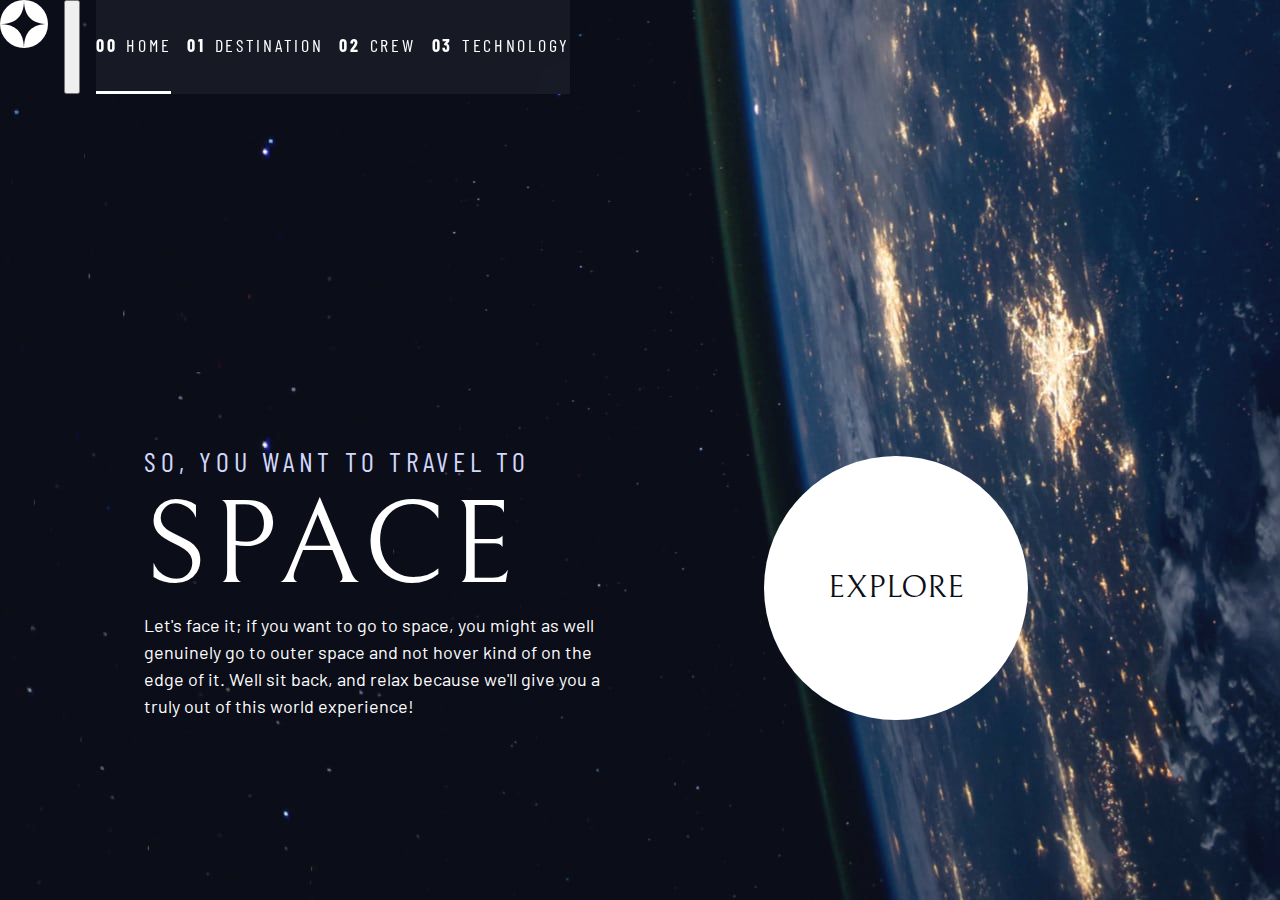
<file: index.html>
<!DOCTYPE html>
<html lang="en">
  <head>
    <meta charset="UTF-8" />
    <meta http-equiv="X-UA-Compatible" content="IE=edge" />
    <meta name="viewport" content="width=device-width, initial-scale=1.0" />

    <link
      rel="icon"
      type="image/png"
      sizes="32x32"
      href="./assets/favicon-32x32.png"
    />

    <!-- Google fonts -->
    <link rel="preconnect" href="https://fonts.googleapis.com" />
    <link rel="preconnect" href="https://fonts.gstatic.com" crossorigin />
    <link
      href="https://fonts.googleapis.com/css2?family=Barlow+Condensed:wght@400;700&family=Bellefair&family=Barlow:wght@400;700&display=swap"
      rel="stylesheet"
    />

    <link rel="stylesheet" href="./style.css" />
    <title>Frontend Mentor | Space tourism website</title>
  </head>
  <body class="home">
    <header class="primary-header flex">
      <div>
        <img
          src="./assets/shared/logo.svg"
          alt="space tourism logo"
          class="logo"
        />
      </div>
      <button class="mobile-nav-toggle" aria-controls="primary-navigation">
        <span class="sr-only" aria-expanded="false">menu</span>
      </button>
      <nav>
        <ul
          id="primary-navigation"
          class="primary-navigation underline-indicators flex"
        >
          <li class="active">
            <a
              class="ff-sans-cond uppercase text-white letter-spacing-2"
              href="index.html"
              ><span>00</span>Home</a
            >
          </li>
          <li>
            <a
              class="ff-sans-cond uppercase text-white letter-spacing-2"
              href="destination.html"
              ><span>01</span>Destination</a
            >
          </li>
          <li>
            <a
              class="ff-sans-cond uppercase text-white letter-spacing-2"
              href="crew.html"
              ><span>02</span>Crew</a
            >
          </li>
          <li>
            <a
              class="ff-sans-cond uppercase text-white letter-spacing-2"
              href="technology.html"
              ><span>03</span>Technology</a
            >
          </li>
        </ul>
      </nav>
    </header>

    <div class="grid-container grid-container--home">
      <div>
        <h1 class="text-accent fs-500 ff-sans-cond uppercase letter-spacing-1">
          So, you want to travel to
          <span class="d-block fs-900 ff-serif text-white">Space</span>
        </h1>
        <p>
          Let's face it; if you want to go to space, you might as well genuinely
          go to outer space and not hover kind of on the edge of it. Well sit
          back, and relax because we'll give you a truly out of this world
          experience!
        </p>
      </div>
      <div>
        <a
          href="#"
          class="large-button uppercase ff-serif fs-600 text-dark bg-white"
          >Explore</a
        >
      </div>
    </div>
  </body>
</html>
</file>
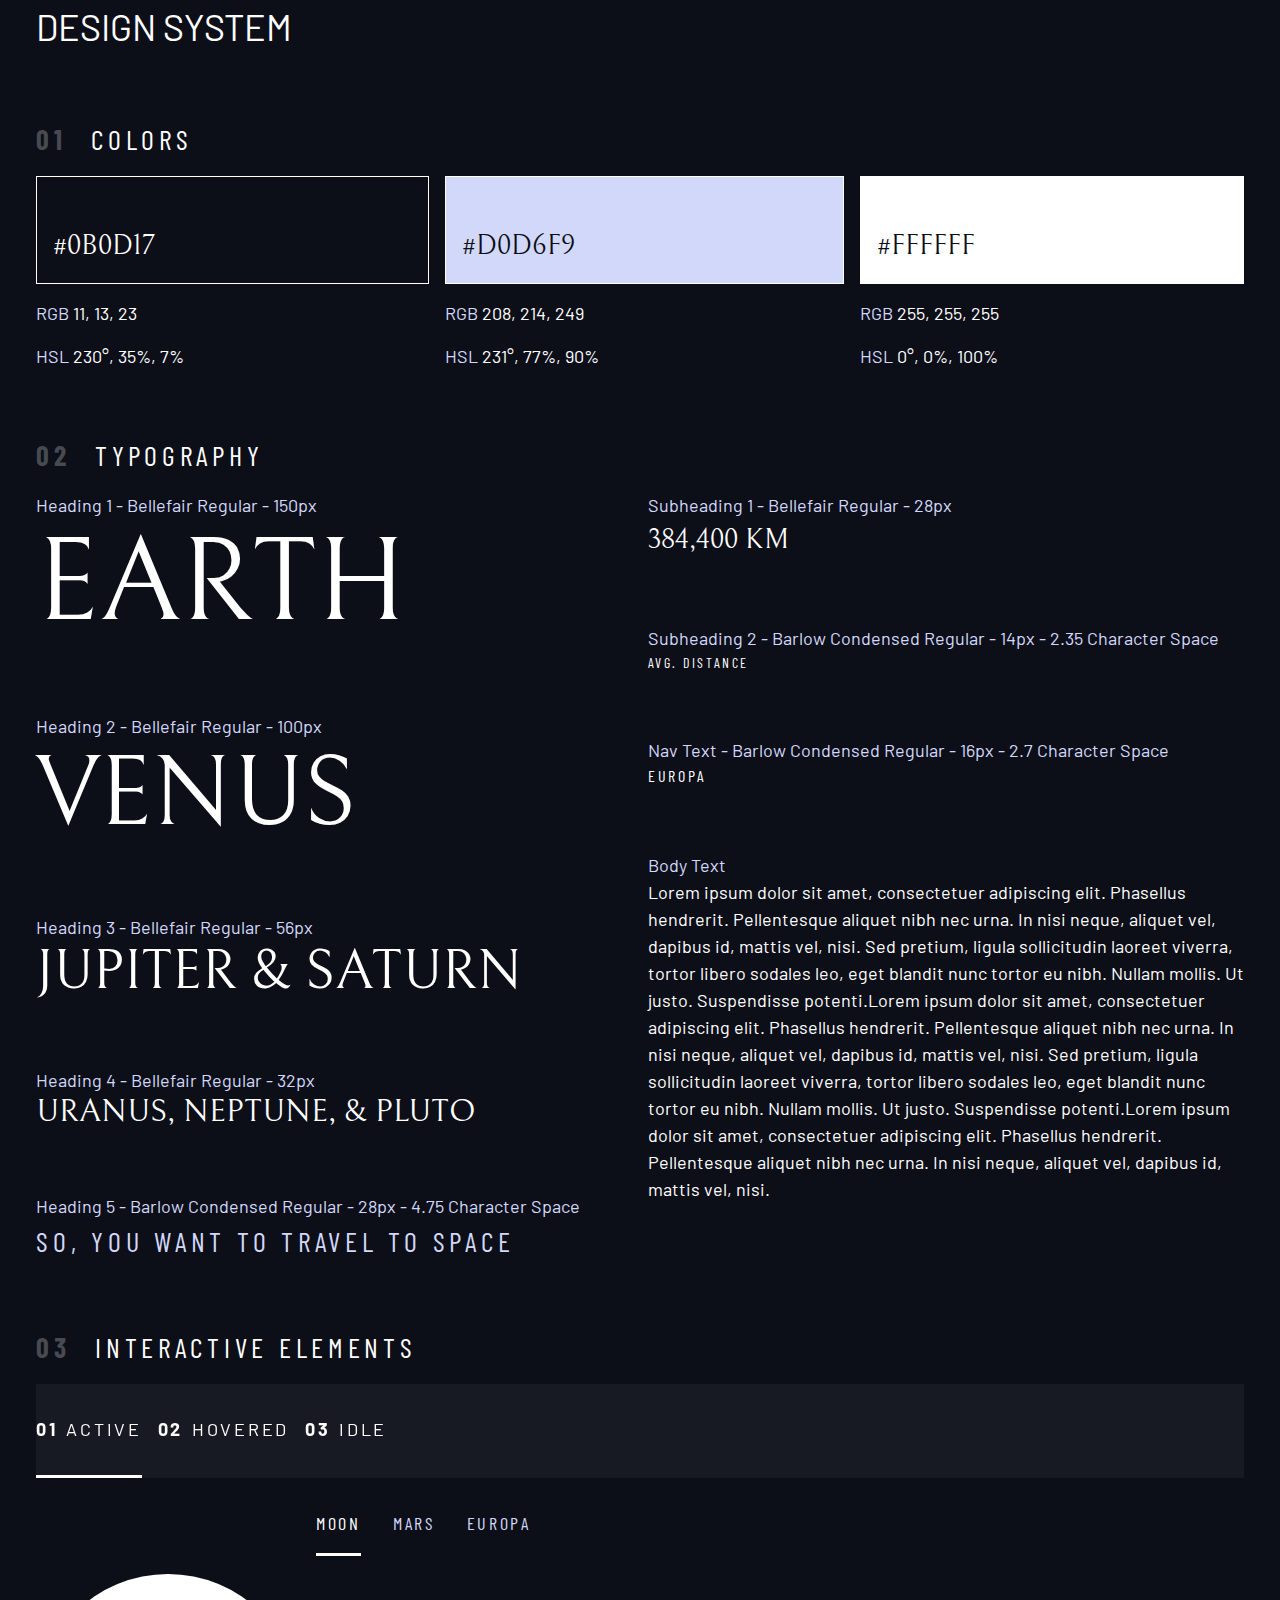
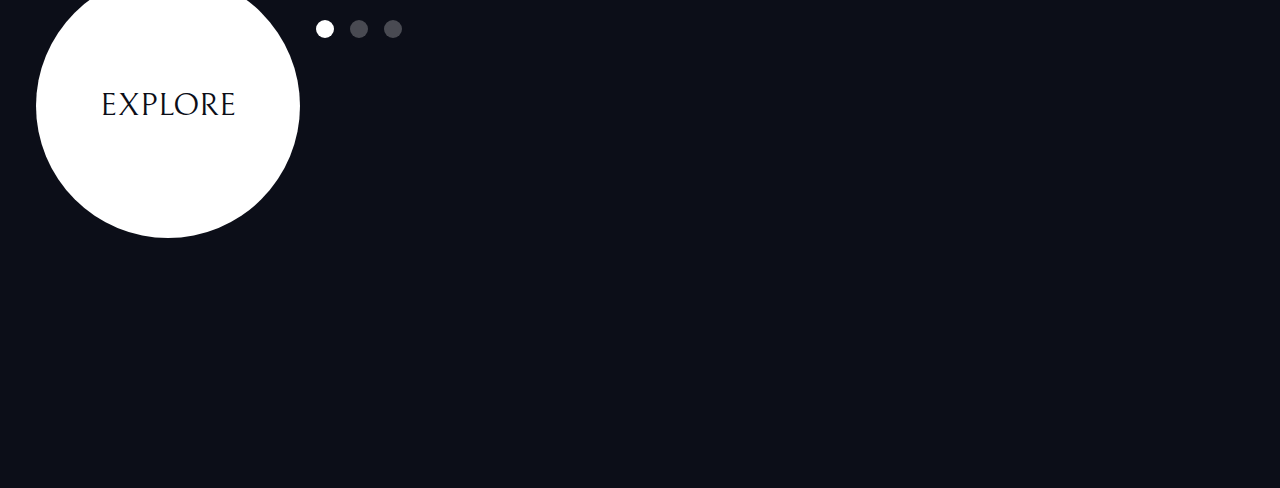
<file: design-syestem.html>
<!DOCTYPE html>
<html lang="en">
  <head>
    <meta charset="UTF-8" />
    <meta http-equiv="X-UA-Compatible" content="IE=edge" />
    <meta name="viewport" content="width=device-width, initial-scale=1.0" />

    <!-- Google fonts -->
    <link rel="preconnect" href="https://fonts.googleapis.com" />
    <link rel="preconnect" href="https://fonts.gstatic.com" crossorigin />
    <link
      href="https://fonts.googleapis.com/css2?family=Barlow+Condensed:wght@400;700&family=Bellefair&family=Barlow:wght@400;700&display=swap"
      rel="stylesheet"
    />
    <link rel="stylesheet" href="./style.css" />
    <title>desing system</title>
  </head>
  <body>
    <div class="container flow">
      <h1 class="uppercase">Design system</h1>

      <section class="flow" id="colors" style="margin: 4rem 0">
        <h2 class="numbered-title"><span>01</span> colors</h2>
        <div class="flex">
          <div class="flow" style="flex-grow: 1">
            <div
              class="bg-dark text-white ff-serif fs-500"
              style="padding: 3rem 1rem 1rem; border: 1px solid white"
            >
              #0B0D17
            </div>
            <p><span class="text-accent">RGB</span> 11, 13, 23</p>
            <p><span class="text-accent">HSL</span> 230°, 35%, 7%</p>
          </div>
          <div class="flow" style="flex-grow: 1">
            <div
              class="bg-accent text-dark ff-serif fs-500"
              style="padding: 3rem 1rem 1rem; border: 1px solid white"
            >
              #D0D6F9
            </div>
            <p><span class="text-accent">RGB</span> 208, 214, 249</p>
            <p><span class="text-accent">HSL</span> 231°, 77%, 90%</p>
          </div>
          <div class="flow" style="flex-grow: 1">
            <div
              class="bg-white text-dark ff-serif fs-500"
              style="padding: 3rem 1rem 1rem; border: 1px solid white"
            >
              #FFFFFF
            </div>
            <p><span class="text-accent">RGB</span> 255, 255, 255</p>
            <p><span class="text-accent">HSL</span> 0°, 0%, 100%</p>
          </div>
        </div>
      </section>

      <section class="flow" id="typography" style="margin: 4rem 0">
        <h2 class="numbered-title"><span>02 </span>Typography</h2>
        <div class="flex">
          <div class="flow" style="flex-basis: 100%; --flow-space: 4rem">
            <div>
              <p class="text-accent">Heading 1 - Bellefair Regular - 150px</p>
              <p class="fs-900 ff-serif uppercase">Earth</p>
            </div>
            <div>
              <p class="text-accent">Heading 2 - Bellefair Regular - 100px</p>
              <p class="fs-800 ff-serif uppercase">Venus</p>
            </div>
            <div>
              <p class="text-accent">Heading 3 - Bellefair Regular - 56px</p>
              <p class="fs-700 ff-serif uppercase">Jupiter & Saturn</p>
            </div>
            <div>
              <p class="text-accent">Heading 4 - Bellefair Regular - 32px</p>
              <p class="fs-600 ff-serif uppercase">Uranus, Neptune, & Pluto</p>
            </div>
            <div>
              <p class="text-accent">
                Heading 5 - Barlow Condensed Regular - 28px - 4.75 Character
                Space
              </p>
              <p
                class="text-accent fs-500 ff-sans-cond uppercase letter-spacing-1"
              >
                So, you want to travel to space
              </p>
            </div>
          </div>

          <div class="flow" style="flex-basis: 100%; --flow-space: 4rem">
            <div>
              <p class="text-accent">Subheading 1 - Bellefair Regular - 28px</p>
              <p class="fs-500 ff-serif uppercase">384,400 km</p>
            </div>
            <div>
              <p class="text-accent">
                Subheading 2 - Barlow Condensed Regular - 14px - 2.35 Character
                Space
              </p>
              <p class="fs-200 uppercase ff-sans-cond letter-spacing-3">
                Avg. Distance
              </p>
            </div>
            <div>
              <p class="text-accent">
                Nav Text - Barlow Condensed Regular - 16px - 2.7 Character Space
              </p>
              <p class="fs-300 uppercase ff-sans-cond letter-spacing-2">
                Europa
              </p>
            </div>
            <div>
              <p class="text-accent">Body Text</p>
              <p>
                Lorem ipsum dolor sit amet, consectetuer adipiscing elit.
                Phasellus hendrerit. Pellentesque aliquet nibh nec urna. In nisi
                neque, aliquet vel, dapibus id, mattis vel, nisi. Sed pretium,
                ligula sollicitudin laoreet viverra, tortor libero sodales leo,
                eget blandit nunc tortor eu nibh. Nullam mollis. Ut justo.
                Suspendisse potenti.Lorem ipsum dolor sit amet, consectetuer
                adipiscing elit. Phasellus hendrerit. Pellentesque aliquet nibh
                nec urna. In nisi neque, aliquet vel, dapibus id, mattis vel,
                nisi. Sed pretium, ligula sollicitudin laoreet viverra, tortor
                libero sodales leo, eget blandit nunc tortor eu nibh. Nullam
                mollis. Ut justo. Suspendisse potenti.Lorem ipsum dolor sit
                amet, consectetuer adipiscing elit. Phasellus hendrerit.
                Pellentesque aliquet nibh nec urna. In nisi neque, aliquet vel,
                dapibus id, mattis vel, nisi.
              </p>
            </div>
          </div>
        </div>
      </section>

      <section class="flow" id="interactive-elements">
        <h2 class="numbered-title"><span>03</span> Interactive elements</h2>

        <!-- navigation -->
        <div>
          <nav>
            <ul class="primary-navigation underline-indicators flex">
              <li class="active">
                <a class="uppercase text-white letter-spacing-2" href="#"
                  ><span>01</span>Active</a
                >
              </li>
              <li>
                <a class="uppercase text-white letter-spacing-2" href="#"
                  ><span>02</span>Hovered</a
                >
              </li>
              <li>
                <a class="uppercase text-white letter-spacing-2" href="#"
                  ><span>03</span>Idle</a
                >
              </li>
            </ul>
          </nav>
        </div>

        <div class="flex">
          <div style="margin-top: 5rem">
            <!-- explore button -->
            <a
              href="#"
              class="large-button uppercase ff-serif fs-600 text-dark bg-white"
              >Explore</a
            >
          </div>

          <div class="flow" style="margin-bottom: 50vh; --flow-space: 4rem">
            <!-- Tabs -->
            <div class="tab-list underline-indicators flex">
              <button
                aria-selected="true"
                class="uppercase ff-sans-cond text-accent bg-dark letter-spacing-2"
              >
                Moon
              </button>
              <button
                aria-selected="false"
                class="uppercase ff-sans-cond text-accent bg-dark letter-spacing-2"
              >
                Mars
              </button>
              <button
                aria-selected="false"
                class="uppercase ff-sans-cond text-accent bg-dark letter-spacing-2"
              >
                Europa
              </button>
            </div>

            <!-- Dots -->
            <div class="dot-indicators flex">
              <button aria-selected="true">
                <span class="sr-only">Slide title</span>
              </button>
              <button aria-selected="false">
                <span class="sr-only">Slide title</span>
              </button>
              <button aria-selected="false">
                <span class="sr-only">Slide title</span>
              </button>
            </div>

            <!-- Numbers -->
          </div>
        </div>
      </section>
    </div>
  </body>
</html>
</file>
<file: style.css>
/* ------------------- */
/* Custom properties   */
/* ------------------- */

:root {
  /* colors */
  --clr-dark: 230 35% 7%;
  --clr-light: 231 77% 90%;
  --clr-white: 0 0% 100%;

  /* font-sizes */
  --fs-900: clamp(5rem, 8vw + 1rem, 9.375rem);
  --fs-800: 3.5rem;
  --fs-700: 1.5rem;
  --fs-600: 1rem;
  --fs-500: 1.75rem;
  --fs-400: 0.9375rem;
  --fs-300: 1rem;
  --fs-200: 0.875rem;

  /* font-families */
  --ff-serif: 'Bellefair', serif;
  --ff-sans-cond: 'Barlow Condensed', sans-serif;
  --ff-sans-normal: 'Barlow', sans-serif;
}

@media (min-width: 35em) {
  :root {
    --fs-800: 5rem;
    --fs-700: 2.5rem;
    --fs-600: 1.5rem;
    --fs-400: 1rem;
  }
}

@media (min-width: 45em) {
  :root {
    /* font-sizes */
    --fs-800: 6.25rem;
    --fs-700: 3.5rem;
    --fs-600: 2rem;
    --fs-400: 1.125rem;
  }
}

/* ------------------- */
/* Reset               */
/* ------------------- */

/* https://piccalil.li/blog/a-modern-css-reset/ */

/* Box sizing */
*,
*::before,
*::after {
  box-sizing: border-box;
}

/* Reset margins */
body,
h1,
h2,
h3,
h4,
h5,
p,
figure,
picture {
  margin: 0;
}

h1,
h2,
h3,
h4,
h5,
h6,
p {
  font-weight: 400;
}

/* set up the body */
body {
  font-family: var(--ff-sans-normal);
  font-size: var(--fs-400);
  color: hsl(var(--clr-white));
  background-color: hsl(var(--clr-dark));
  line-height: 1.5;
  min-height: 100vh;

  display: grid;
  grid-template-rows: min-content 1fr;
}

/* make images easier to work with */
img,
picutre {
  max-width: 100%;
  display: block;
}

/* make form elements easier to work with */
input,
button,
textarea,
select {
  font: inherit;
}

/* remove animations for people who've turned them off */
@media (prefers-reduced-motion: reduce) {
  *,
  *::before,
  *::after {
    animation-duration: 0.01ms !important;
    animation-iteration-count: 1 !important;
    transition-duration: 0.01ms !important;
    scroll-behavior: auto !important;
  }
}

/* ------------------- */
/* Utility classes     */
/* ------------------- */

/* general */

.flex {
  display: flex;
  gap: var(--gap, 1rem);
}

.grid {
  display: grid;
  gap: var(--gap, 1rem);
}

.d-block {
  display: block;
}

.flow > *:where(:not(:first-child)) {
  margin-top: var(--flow-space, 1rem);
}

.container {
  padding-inline: 2em;
  margin-inline: auto;
  max-width: 80rem;
}

.grid-container {
  text-align: center;
  display: grid;
  place-items: center;
  padding-inline: 1rem;
}

.grid-container * {
  max-width: 50ch;
}

@media (min-width: 45em) {
  .grid-container {
    text-align: left;
    column-gap: var(--container-gap, 2rem);
    grid-template-columns: minmax(1rem, 1fr) repeat(2, minmax(0, 30rem)) minmax(
        1rem,
        1fr
      );
  }

  .grid-container > *:first-child {
    grid-column: 2;
  }

  .grid-container > *:last-child {
    grid-column: 3;
  }

  .grid-container--home {
    padding-bottom: max(6rem, 20vh);
    align-items: end;
  }
}

.sr-only {
  position: absolute;
  width: 1px;
  height: 1px;
  padding: 0;
  margin: -1px;
  overflow: hidden;
  clip: rect(0, 0, 0, 0);
  white-space: nowrap; /* added line */
  border: 0;
}

/* colors */

.bg-dark {
  background-color: hsl(var(--clr-dark));
}
.bg-accent {
  background-color: hsl(var(--clr-light));
}
.bg-white {
  background-color: hsl(var(--clr-white));
}

.text-dark {
  color: hsl(var(--clr-dark));
}
.text-accent {
  color: hsl(var(--clr-light));
}
.text-white {
  color: hsl(var(--clr-white));
}

/* typography */

.ff-serif {
  font-family: var(--ff-serif);
}
.ff-sans-cond {
  font-family: var(--ff-sans-cond);
}
.ff-sans-normal {
  font-family: var(--ff-sans-normal);
}

.letter-spacing-1 {
  letter-spacing: 4.75px;
}
.letter-spacing-2 {
  letter-spacing: 2.7px;
}
.letter-spacing-3 {
  letter-spacing: 2.35px;
}

.uppercase {
  text-transform: uppercase;
}

.fs-900 {
  font-size: var(--fs-900);
}
.fs-800 {
  font-size: var(--fs-800);
}
.fs-700 {
  font-size: var(--fs-700);
}
.fs-600 {
  font-size: var(--fs-600);
}
.fs-500 {
  font-size: var(--fs-500);
}
.fs-400 {
  font-size: var(--fs-400);
}
.fs-300 {
  font-size: var(--fs-300);
}
.fs-200 {
  font-size: var(--fs-200);
}

.fs-900,
.fs-800,
.fs-700,
.fs-600 {
  line-height: 1.1;
}

.numbered-title {
  font-family: var(--ff-sans-cond);
  font-size: var(--fs-500);
  text-transform: uppercase;
  letter-spacing: 4.72px;
}

.numbered-title span {
  margin-right: 0.5em;
  font-weight: 700;
  color: hsl(var(--clr-white) / 0.25);
}

/* ------------------- */
/* Compontents         */
/* ------------------- */

.large-button {
  font-size: 2rem;
  position: relative;
  z-index: 1;
  display: inline-grid;
  place-items: center;
  padding: 0 2em;
  border-radius: 50%;
  aspect-ratio: 1;
  text-decoration: none;
}

.large-button::after {
  content: '';
  position: absolute;
  z-index: -1;
  width: 100%;
  height: 100%;
  background: hsl(var(--clr-white) / 0.1);
  border-radius: 50%;
  opacity: 0;
  transition: opacity 500ms linear, transform 750ms ease-in-out;
}

.large-button:hover::after,
.large-button:focus::after {
  opacity: 1;
  transform: scale(1.5);
}

.primary-navigation {
  --underline-gap: 2rem;
  list-style: none;
  padding: 0;
  margin: 0;
  background: hsl(var(--clr-white) / 0.05);
  backdrop-filter: blur(1.5rem);
}

@media (max-width: 35rem) {
  .primary-navigation {
    --underline-gap: 0.5rem;
    position: fixed;
    z-index: 1000;
    inset: 0 0 0 30%;
    list-style: none;
    padding: min(20rem, 15vh) 2rem;
    margin: 0;
    flex-direction: column;
  }
}

.primary-navigation a {
  text-decoration: none;
}

.primary-navigation a > span {
  font-weight: 700;
  margin-right: 0.5em;
}

.underline-indicators > * {
  cursor: pointer;
  padding: var(--underline-gap, 1rem) 0;
  border: 0;
  border-bottom: 0.2rem solid hsl(var(--clr-white) / 0);
}

.underline-indicators > *:focus {
  border-color: hsl(var(--clr-white) / 0.5);
}

@media (hover: hover) {
  .underline-indicators > *:hover {
    border-color: hsl(var(--clr-white) / 0.5);
  }
}

@media (min-width: 35rem) {
  .underline-indicators > .active,
  .underline-indicators > [aria-selected='true'] {
    color: hsl(var(--clr-white) / 1);
    border-color: hsl(var(--clr-white) / 1);
  }
}

.tab-list {
  --gap: 2rem;
}

.dot-indicators > * {
  cursor: pointer;
  border: 0;
  border-radius: 50%;
  padding: 0.5em;
  background-color: hsl(var(--clr-white) / 0.25);
}

.dot-indicators > *:hover,
.dot-indicators > *:focus {
  background-color: hsl(var(--clr-white) / 0.5);
}

.dot-indicators > [aria-selected='true'] {
  background-color: hsl(var(--clr-white) / 1);
}

/* ----------------------------- */
/* Page specific background      */
/* ----------------------------- */
body {
  background-size: cover;
  background-position: bottom center;
}
/* home */
.home {
  background-image: url(./assets/home/background-home-mobile.jpg);
}

@media (min-width: 35rem) {
  .home {
    background-position: center center;
    background-image: url(./assets/home/background-home-tablet.jpg);
  }
}

@media (min-width: 45rem) {
  .home {
    background-image: url(./assets/home/background-home-desktop.jpg);
  }
}
</file>
